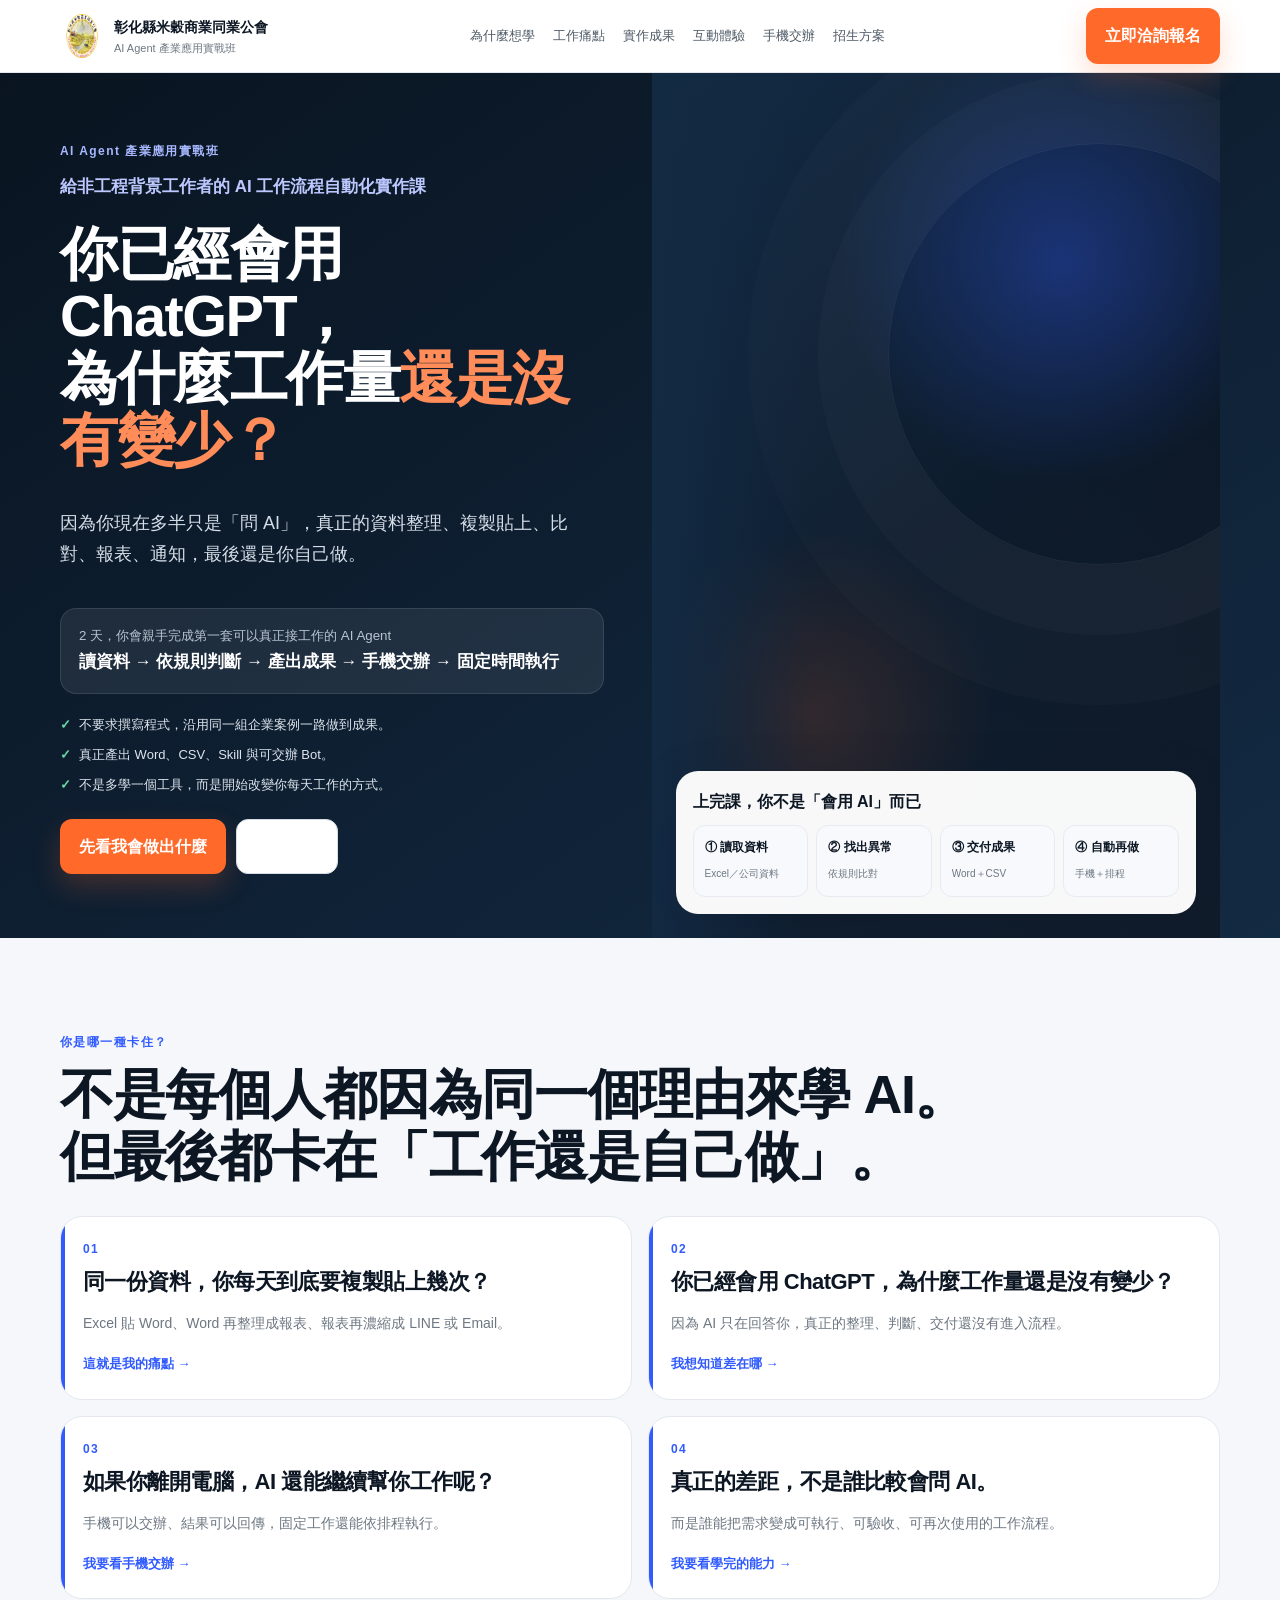
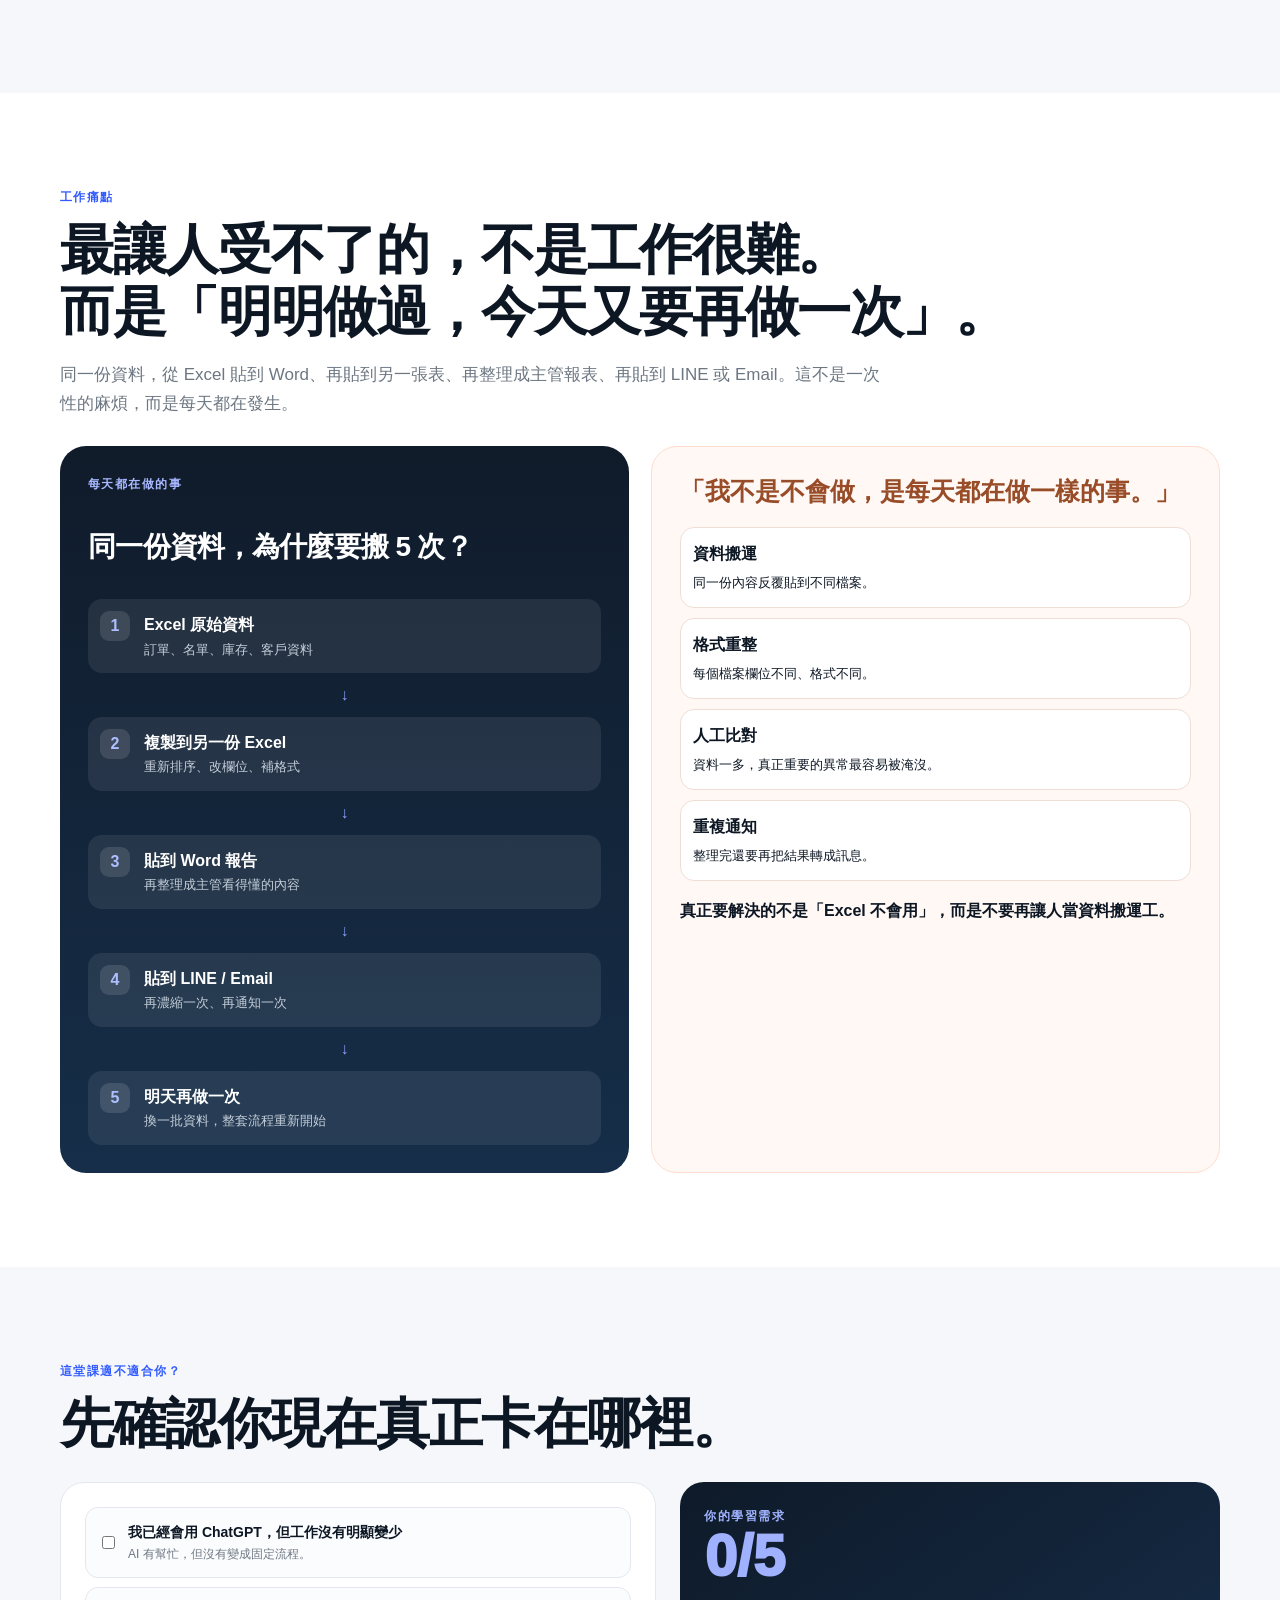
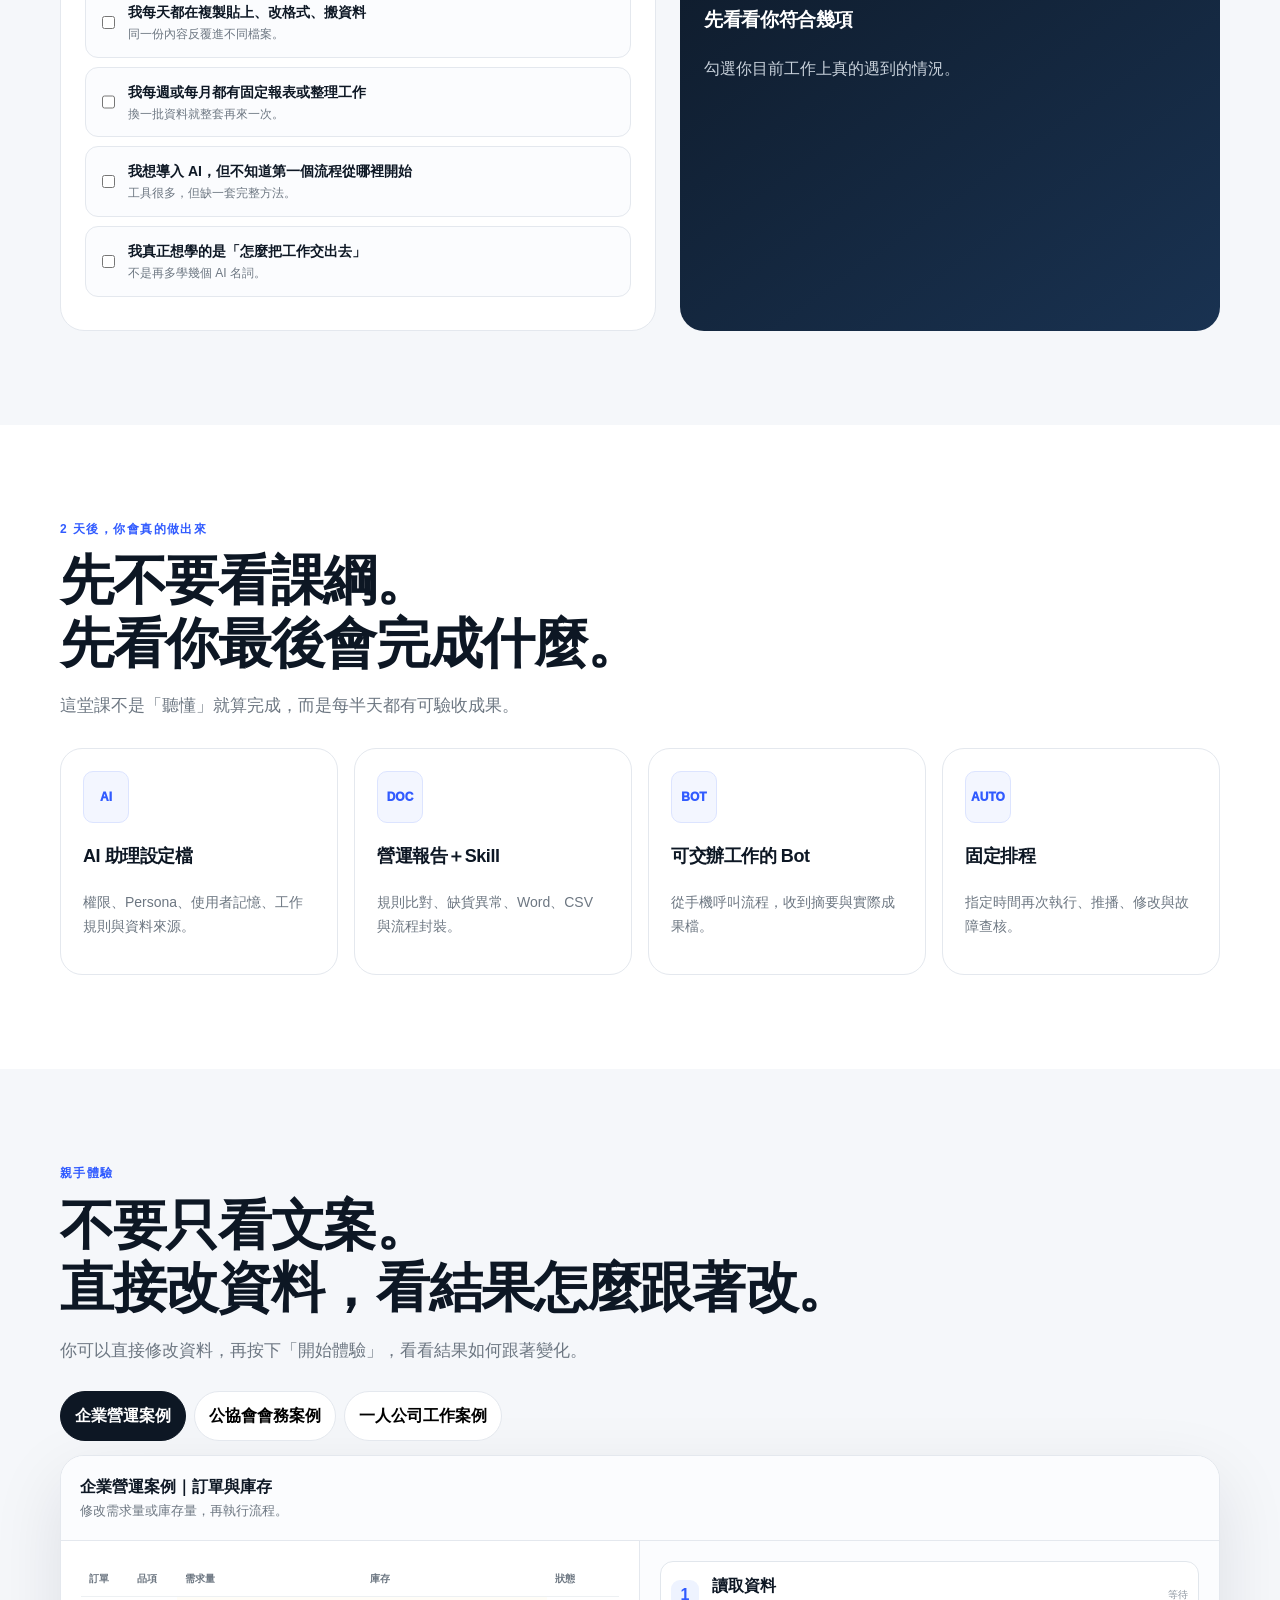
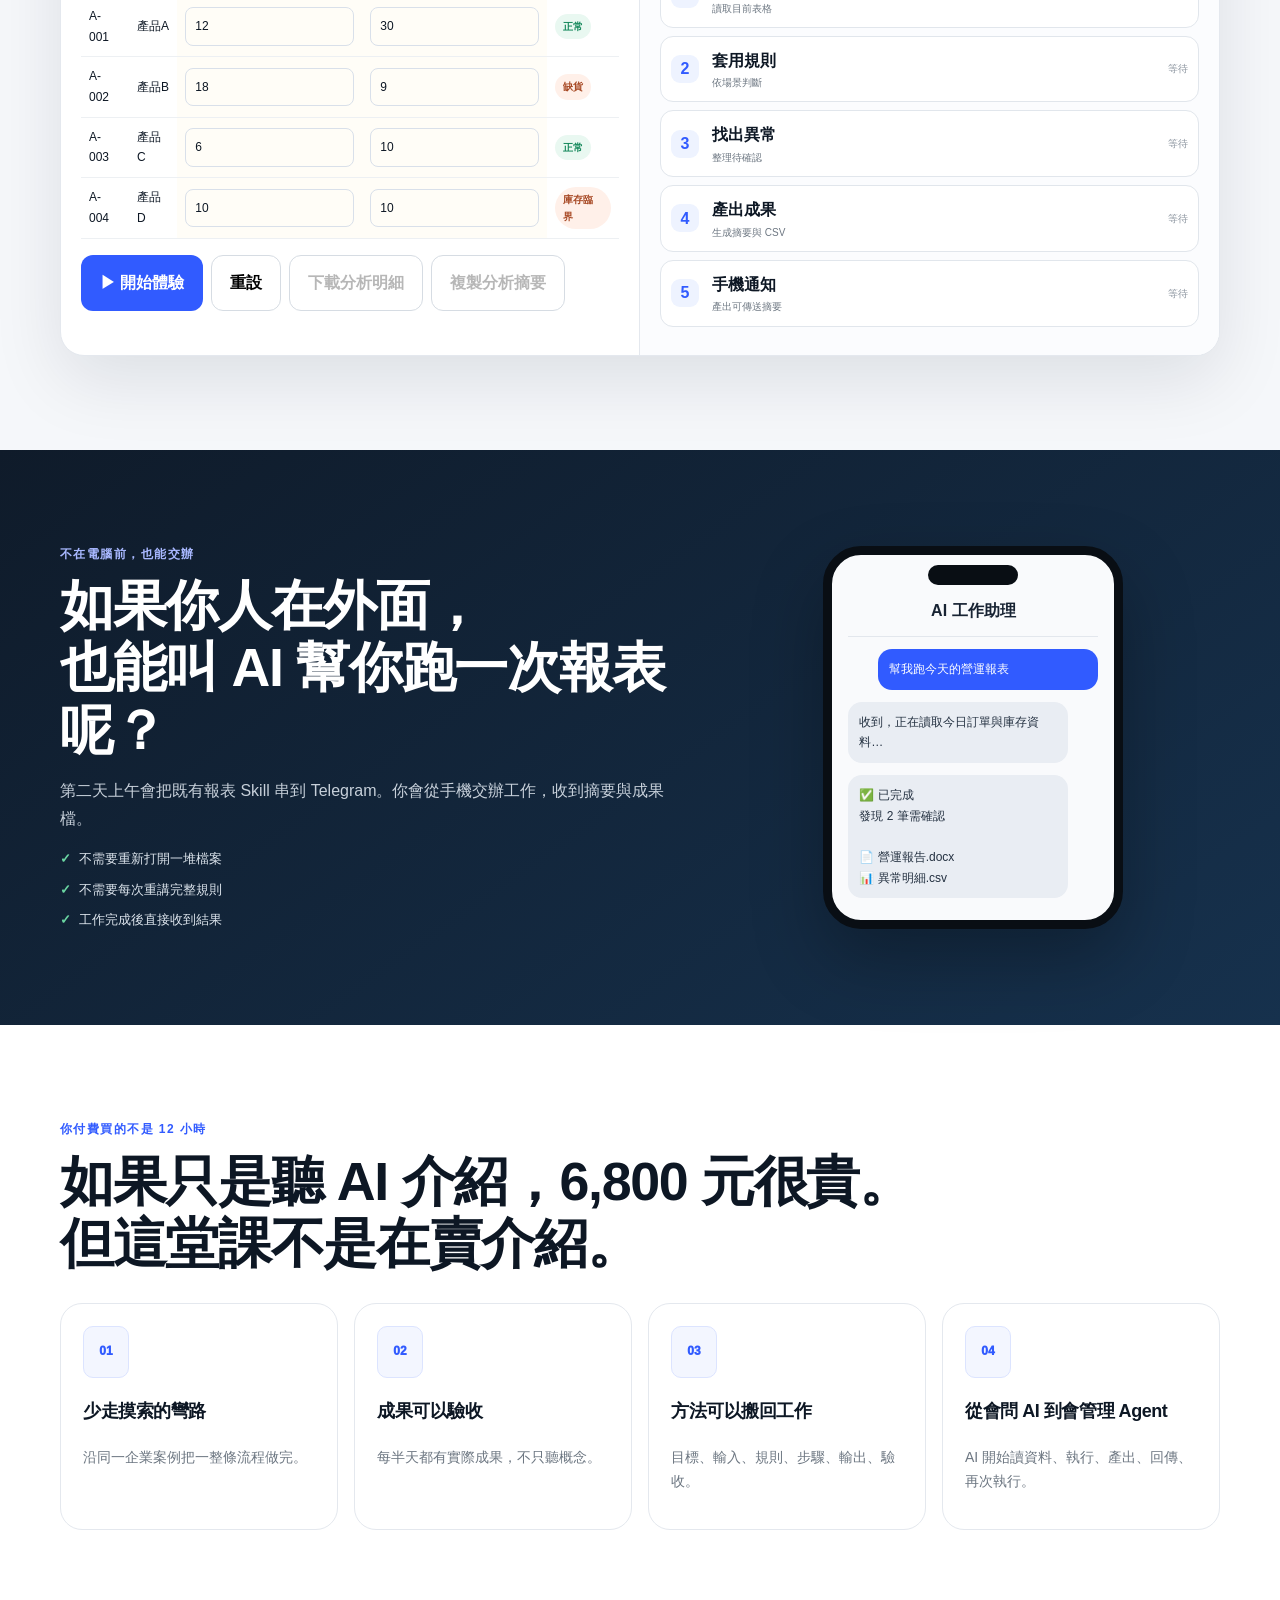
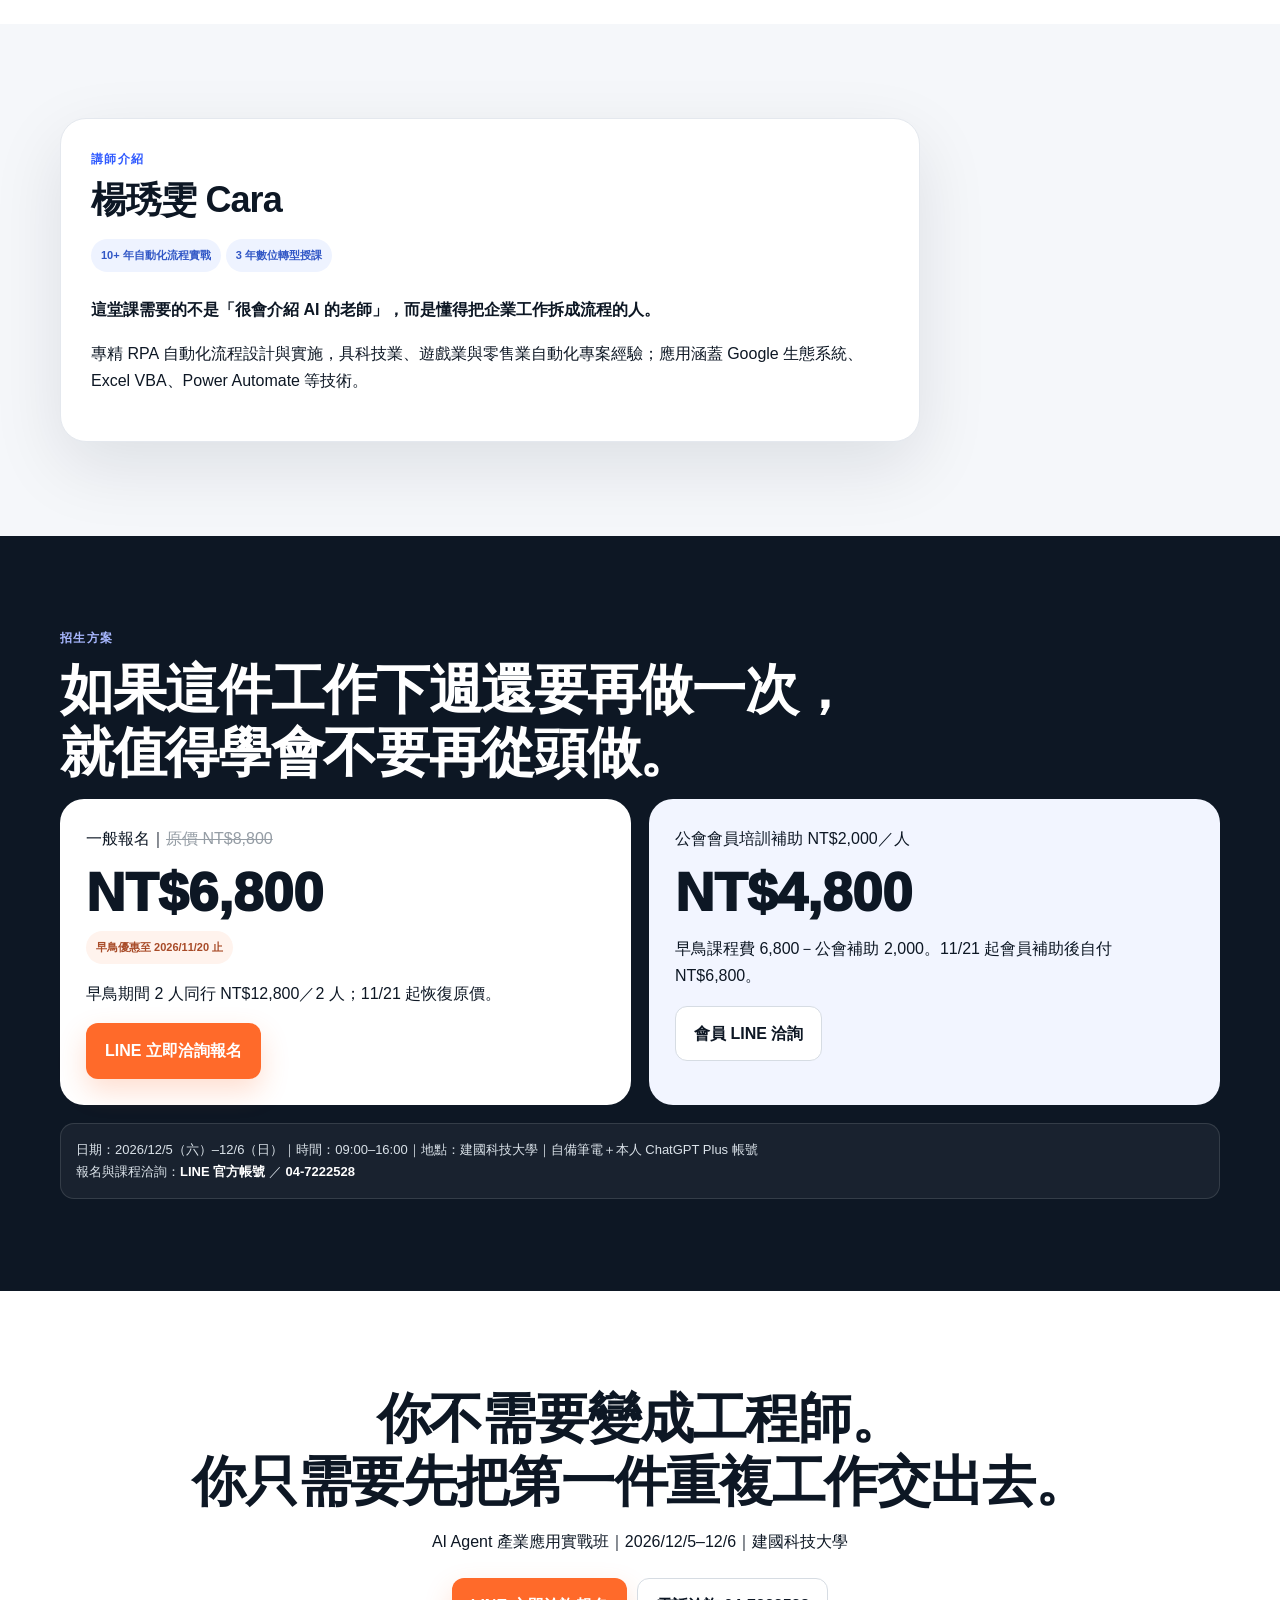
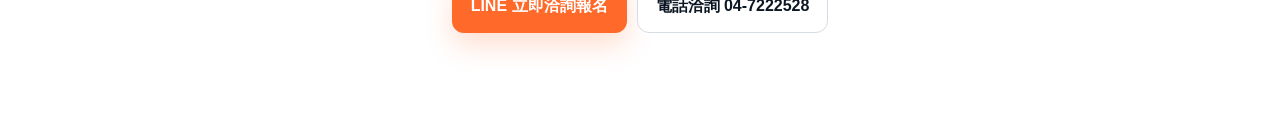
<file: ai-agent-course.html>
<!doctype html><html lang="zh-Hant-TW"><head><meta charset="utf-8"><meta name="viewport" content="width=device-width,initial-scale=1"><title>AI Agent 產業應用實戰班｜12/5–12/6 彰化｜彰化縣米穀商業同業公會</title><meta name="description" content="2 天 AI Agent 工作流程自動化實作課。從會用 ChatGPT，進階到讓 AI 讀資料、依規則判斷、產出 Word/CSV、手機交辦與固定排程。2026/12/5–12/6 建國科技大學。"><link rel="canonical" href="https://rice.net.tw/ai-agent-course.html"><meta property="og:type" content="website"><meta property="og:locale" content="zh_TW"><meta property="og:site_name" content="彰化縣米穀商業同業公會"><meta property="og:title" content="AI Agent 產業應用實戰班｜從會問 AI 到真的把工作交給 AI"><meta property="og:description" content="2 天完成第一套可讀資料、判斷、產出成果、手機交辦與固定執行的 AI 工作流程。"><meta property="og:url" content="https://rice.net.tw/ai-agent-course.html"><link rel="icon" href="/assets/images/logo-official.jpg"><link rel="stylesheet" href="/assets/css/ai-agent-course.css?v=20261027-1620"></head><body><!-- release: 2026-10-27 16:20 Asia/Taipei | early-bird deadline: 11/20 -->
<header class="nav"><div class="wrap navin"><a class="brand" href="/"><img src="/assets/images/logo-official.png" alt="彰化縣米穀商業同業公會"><div><b>彰化縣米穀商業同業公會</b><small>AI Agent 產業應用實戰班</small></div></a><nav class="menu"><a href="#hooks">為什麼想學</a><a href="#pain">工作痛點</a><a href="#experience">實作成果</a><a href="#demo">互動體驗</a><a href="#mobile">手機交辦</a><a href="#price">招生方案</a></nav><a class="btn primary" href="https://lin.ee/z6aJBy6" target="_blank" rel="noopener noreferrer">立即洽詢報名</a></div></header>
<main>
<section class="hero"><div class="wrap hero-grid"><div class="hero-copy"><div class="eyebrow">AI Agent 產業應用實戰班</div><div class="position">給非工程背景工作者的 AI 工作流程自動化實作課</div><h1>你已經會用 ChatGPT，<br>為什麼工作量<em>還是沒有變少？</em></h1><p class="lead">因為你現在多半只是「問 AI」，真正的資料整理、複製貼上、比對、報表、通知，最後還是你自己做。</p><div class="promise"><small>2 天，你會親手完成第一套可以真正接工作的 AI Agent</small><strong>讀資料 → 依規則判斷 → 產出成果 → 手機交辦 → 固定時間執行</strong></div><div class="hero-points"><div>不要求撰寫程式，沿用同一組企業案例一路做到成果。</div><div>真正產出 Word、CSV、Skill 與可交辦 Bot。</div><div>不是多學一個工具，而是開始改變你每天工作的方式。</div></div><div class="actions"><a class="btn primary" href="#experience">先看我會做出什麼</a><a class="btn secondary" href="#demo">直接體驗</a></div></div><div class="hero-media"><div class="hero-card"><b>上完課，你不是「會用 AI」而已</b><div class="flow"><div><b>① 讀取資料</b><small>Excel／公司資料</small></div><div><b>② 找出異常</b><small>依規則比對</small></div><div><b>③ 交付成果</b><small>Word＋CSV</small></div><div><b>④ 自動再做</b><small>手機＋排程</small></div></div></div></div></div></section>
<section class="section" id="hooks"><div class="wrap"><div class="eyebrow">你是哪一種卡住？</div><h2>不是每個人都因為同一個理由來學 AI。<br>但最後都卡在「工作還是自己做」。</h2><div class="hook-grid"><article class="hook"><div class="eyebrow">01</div><h3>同一份資料，你每天到底要複製貼上幾次？</h3><p>Excel 貼 Word、Word 再整理成報表、報表再濃縮成 LINE 或 Email。</p><a href="#pain">這就是我的痛點 →</a></article><article class="hook"><div class="eyebrow">02</div><h3>你已經會用 ChatGPT，為什麼工作量還是沒有變少？</h3><p>因為 AI 只在回答你，真正的整理、判斷、交付還沒有進入流程。</p><a href="#experience">我想知道差在哪 →</a></article><article class="hook"><div class="eyebrow">03</div><h3>如果你離開電腦，AI 還能繼續幫你工作呢？</h3><p>手機可以交辦、結果可以回傳，固定工作還能依排程執行。</p><a href="#mobile">我要看手機交辦 →</a></article><article class="hook"><div class="eyebrow">04</div><h3>真正的差距，不是誰比較會問 AI。</h3><p>而是誰能把需求變成可執行、可驗收、可再次使用的工作流程。</p><a href="#experience">我要看學完的能力 →</a></article></div></div></section>
<section class="section white" id="pain"><div class="wrap"><div class="eyebrow">工作痛點</div><h2>最讓人受不了的，不是工作很難。<br>而是「明明做過，今天又要再做一次」。</h2><p class="intro">同一份資料，從 Excel 貼到 Word、再貼到另一張表、再整理成主管報表、再貼到 LINE 或 Email。這不是一次性的麻煩，而是每天都在發生。</p><div class="story"><div class="story-left"><div class="eyebrow" style="color:#a8b8ff">每天都在做的事</div><h3 style="font-size:28px">同一份資料，為什麼要搬 5 次？</h3><div class="steps"><div class="step"><span>1</span><b>Excel 原始資料</b><small>訂單、名單、庫存、客戶資料</small></div><div class="arrow">↓</div><div class="step"><span>2</span><b>複製到另一份 Excel</b><small>重新排序、改欄位、補格式</small></div><div class="arrow">↓</div><div class="step"><span>3</span><b>貼到 Word 報告</b><small>再整理成主管看得懂的內容</small></div><div class="arrow">↓</div><div class="step"><span>4</span><b>貼到 LINE / Email</b><small>再濃縮一次、再通知一次</small></div><div class="arrow">↓</div><div class="step"><span>5</span><b>明天再做一次</b><small>換一批資料，整套流程重新開始</small></div></div></div><div class="story-right"><div class="quote">「我不是不會做，是每天都在做一樣的事。」</div><div class="problem-list"><div><b>資料搬運</b><br><small>同一份內容反覆貼到不同檔案。</small></div><div><b>格式重整</b><br><small>每個檔案欄位不同、格式不同。</small></div><div><b>人工比對</b><br><small>資料一多，真正重要的異常最容易被淹沒。</small></div><div><b>重複通知</b><br><small>整理完還要再把結果轉成訊息。</small></div></div><p><b>真正要解決的不是「Excel 不會用」，而是不要再讓人當資料搬運工。</b></p></div></div></div></section>
<section class="section" id="fit"><div class="wrap"><div class="eyebrow">這堂課適不適合你？</div><h2>先確認你現在真正卡在哪裡。</h2><div class="fit"><div class="fit-card"><label class="check"><input type="checkbox" class="fitcheck"><div><b>我已經會用 ChatGPT，但工作沒有明顯變少</b><span>AI 有幫忙，但沒有變成固定流程。</span></div></label><label class="check"><input type="checkbox" class="fitcheck"><div><b>我每天都在複製貼上、改格式、搬資料</b><span>同一份內容反覆進不同檔案。</span></div></label><label class="check"><input type="checkbox" class="fitcheck"><div><b>我每週或每月都有固定報表或整理工作</b><span>換一批資料就整套再來一次。</span></div></label><label class="check"><input type="checkbox" class="fitcheck"><div><b>我想導入 AI，但不知道第一個流程從哪裡開始</b><span>工具很多，但缺一套完整方法。</span></div></label><label class="check"><input type="checkbox" class="fitcheck"><div><b>我真正想學的是「怎麼把工作交出去」</b><span>不是再多學幾個 AI 名詞。</span></div></label></div><div class="scorebox"><div class="eyebrow" style="color:#a0b2ff">你的學習需求</div><div class="score" id="fitScore">0/5</div><h3 id="fitTitle">先看看你符合幾項</h3><p id="fitMessage">勾選你目前工作上真的遇到的情況。</p></div></div></div></section>
<section class="section white" id="experience"><div class="wrap"><div class="eyebrow">2 天後，你會真的做出來</div><h2>先不要看課綱。<br>先看你最後會完成什麼。</h2><p class="intro">這堂課不是「聽懂」就算完成，而是每半天都有可驗收成果。</p><div class="outcome-grid"><article class="outcome"><div class="file">AI</div><h3>AI 助理設定檔</h3><p>權限、Persona、使用者記憶、工作規則與資料來源。</p></article><article class="outcome"><div class="file">DOC</div><h3>營運報告＋Skill</h3><p>規則比對、缺貨異常、Word、CSV 與流程封裝。</p></article><article class="outcome"><div class="file">BOT</div><h3>可交辦工作的 Bot</h3><p>從手機呼叫流程，收到摘要與實際成果檔。</p></article><article class="outcome"><div class="file">AUTO</div><h3>固定排程</h3><p>指定時間再次執行、推播、修改與故障查核。</p></article></div></div></section>
<section class="section" id="demo"><div class="wrap"><div class="eyebrow">親手體驗</div><h2>不要只看文案。<br>直接改資料，看結果怎麼跟著改。</h2><p class="intro">你可以直接修改資料，再按下「開始體驗」，看看結果如何跟著變化。</p><div class="demo-tabs"><button class="demo-tab active" data-demo="orders">企業營運案例</button><button class="demo-tab" data-demo="association">公協會會務案例</button><button class="demo-tab" data-demo="solo">一人公司工作案例</button></div><div class="demo"><div class="demo-head"><b id="demoTitle"></b><small id="demoSubtitle"></small></div><div class="demo-grid"><div class="demo-data"><table><thead id="demoHead"></thead><tbody id="demoBody"></tbody></table><div class="demo-controls"><button class="btn blue" id="runDemo">▶ 開始體驗</button><button class="btn secondary" id="resetDemo">重設</button><button class="btn secondary" id="downloadCsv" disabled>下載分析明細</button><button class="btn secondary" id="copySummary" disabled>複製分析摘要</button></div></div><div class="demo-flow"><div id="pipeline"></div><div class="result" id="resultBox"><b>分析完成</b><small id="resultText"></small></div><div class="phone-result" id="phoneBox"></div></div></div></div></div></section>
<section class="section mobile-story" id="mobile"><div class="wrap"><div class="mobile-layout"><div><div class="eyebrow" style="color:#a8b8ff">不在電腦前，也能交辦</div><h2>如果你人在外面，<br>也能叫 AI 幫你跑一次報表呢？</h2><p>第二天上午會把既有報表 Skill 串到 Telegram。你會從手機交辦工作，收到摘要與成果檔。</p><div class="hero-points"><div>不需要重新打開一堆檔案</div><div>不需要每次重講完整規則</div><div>工作完成後直接收到結果</div></div></div><div class="phone"><div class="phone-head">AI 工作助理</div><div class="bubble me">幫我跑今天的營運報表</div><div class="bubble ai">收到，正在讀取今日訂單與庫存資料…</div><div class="bubble ai">✅ 已完成<br>發現 2 筆需確認<br><br>📄 營運報告.docx<br>📊 異常明細.csv</div></div></div></div></section>
<section class="section white" id="value"><div class="wrap"><div class="eyebrow">你付費買的不是 12 小時</div><h2>如果只是聽 AI 介紹，6,800 元很貴。<br>但這堂課不是在賣介紹。</h2><div class="value-grid"><article class="value"><div class="file">01</div><h3>少走摸索的彎路</h3><p>沿同一企業案例把一整條流程做完。</p></article><article class="value"><div class="file">02</div><h3>成果可以驗收</h3><p>每半天都有實際成果，不只聽概念。</p></article><article class="value"><div class="file">03</div><h3>方法可以搬回工作</h3><p>目標、輸入、規則、步驟、輸出、驗收。</p></article><article class="value"><div class="file">04</div><h3>從會問 AI 到會管理 Agent</h3><p>AI 開始讀資料、執行、產出、回傳、再次執行。</p></article></div></div></section>
<section class="section" id="teacher"><div class="wrap teacher"><div class="teacher-content"><div class="eyebrow">講師介紹</div><h3>楊琇雯 Cara</h3><span class="pill">10+ 年自動化流程實戰</span><span class="pill">3 年數位轉型授課</span><p><b>這堂課需要的不是「很會介紹 AI 的老師」，而是懂得把企業工作拆成流程的人。</b></p><p>專精 RPA 自動化流程設計與實施，具科技業、遊戲業與零售業自動化專案經驗；應用涵蓋 Google 生態系統、Excel VBA、Power Automate 等技術。</p></div></div></section>
<section class="priceband" id="price"><div class="wrap"><div class="eyebrow" style="color:#a8b8ff">招生方案</div><h2>如果這件工作下週還要再做一次，<br>就值得學會不要再從頭做。</h2><div class="pricegrid"><div class="pricecard"><div>一般報名｜<span class="old">原價 NT$8,800</span></div><div class="price">NT$6,800</div><span class="deadline">早鳥優惠至 2026/11/20 止</span><p>早鳥期間 2 人同行 NT$12,800／2 人；11/21 起恢復原價。</p><a class="btn primary" href="https://lin.ee/z6aJBy6" target="_blank" rel="noopener noreferrer">LINE 立即洽詢報名</a></div><div class="pricecard member"><div>公會會員培訓補助 NT$2,000／人</div><div class="price">NT$4,800</div><p>早鳥課程費 6,800－公會補助 2,000。11/21 起會員補助後自付 NT$6,800。</p><a class="btn secondary" href="https://lin.ee/z6aJBy6" target="_blank" rel="noopener noreferrer">會員 LINE 洽詢</a></div></div><div class="contactline">日期：2026/12/5（六）–12/6（日）｜時間：09:00–16:00｜地點：建國科技大學｜自備筆電＋本人 ChatGPT Plus 帳號<br>報名與課程洽詢：<a href="https://lin.ee/z6aJBy6" target="_blank" rel="noopener noreferrer" style="color:#fff;font-weight:900">LINE 官方帳號</a> ／ <a href="tel:047222528" style="color:#fff;font-weight:900">04-7222528</a></div></div></section>
<section class="final"><div class="wrap"><h2>你不需要變成工程師。<br>你只需要先把第一件重複工作交出去。</h2><p>AI Agent 產業應用實戰班｜2026/12/5–12/6｜建國科技大學</p><div class="actions" style="justify-content:center"><a class="btn primary" href="https://lin.ee/z6aJBy6" target="_blank" rel="noopener noreferrer">LINE 立即洽詢報名</a><a class="btn secondary" href="tel:047222528">電話洽詢 04-7222528</a></div></div></section></main><div class="mobilebar"><strong>早鳥 NT$6,800｜11/20 止</strong><a class="btn primary" href="https://lin.ee/z6aJBy6" target="_blank" rel="noopener noreferrer">立即洽詢</a></div><script src="/assets/js/ai-agent-course.js?v=20261027-1620"></script></body></html>
</file>
<file: assets/css/ai-agent-course.css>
:root{--navy:#0d1724;--navy2:#16273b;--blue:#315bff;--orange:#ff6a2a;--green:#1b9b69;--bg:#f5f7fa;--paper:#fff;--soft:#eef3ff;--muted:#6d7782;--line:#e4e8ee;--shadow:0 24px 70px rgba(13,23,36,.10)}
*{box-sizing:border-box}html{scroll-behavior:smooth}body{margin:0;background:var(--bg);color:var(--navy);font-family:"Noto Sans TC","PingFang TC","Microsoft JhengHei",sans-serif;line-height:1.72}a{text-decoration:none;color:inherit}button,input{font:inherit}.wrap{width:min(1160px,92vw);margin:auto}.section{padding:94px 0}.white{background:#fff}.eyebrow{font-size:12px;font-weight:900;letter-spacing:.12em;color:var(--blue)}h1,h2,h3{letter-spacing:-.025em}h2{font-size:clamp(34px,4.2vw,54px);line-height:1.16;margin:10px 0 16px}.intro{max-width:820px;color:var(--muted);font-size:17px}.btn{display:inline-flex;align-items:center;justify-content:center;padding:13px 18px;border-radius:12px;border:1px solid transparent;font-weight:900;cursor:pointer}.primary{background:var(--orange);color:#fff;box-shadow:0 12px 28px rgba(255,106,42,.22)}.secondary{background:#fff;border-color:#d6dce3}.blue{background:var(--blue);color:#fff}.nav{position:sticky;top:0;z-index:100;background:rgba(255,255,255,.95);backdrop-filter:blur(16px);border-bottom:1px solid var(--line)}.navin{height:72px;display:flex;align-items:center;justify-content:space-between;gap:18px}.brand{display:flex;align-items:center;gap:10px}.brand img{width:44px;height:44px;object-fit:contain}.brand b{display:block;font-size:14px}.brand small{display:block;color:var(--muted);font-size:11px}.menu{display:flex;gap:18px;font-size:13px;color:#4f5b67}
.hero{background:linear-gradient(145deg,#091420,#132a43);color:#fff;overflow:hidden}.hero-grid{display:grid;grid-template-columns:1.02fr .98fr;min-height:690px}.hero-copy{padding:68px 48px 64px 0;display:flex;flex-direction:column;justify-content:center}.hero .eyebrow{color:#a8b8ff}.position{font-size:17px;color:#bdc8ff;font-weight:900;margin:10px 0 22px}.hero h1{font-size:clamp(42px,4.5vw,60px);line-height:1.08;margin:0 0 18px}.hero h1 em{font-style:normal;color:#ff8c59}.hero .lead{font-size:18px;color:#d6dfe8}.promise{margin:20px 0;padding:16px 18px;border-radius:16px;background:rgba(255,255,255,.08);border:1px solid rgba(255,255,255,.1)}.promise small{display:block;color:#b8c5d1}.promise strong{display:block;font-size:17px}.hero-points{display:grid;gap:8px}.hero-points div{display:flex;gap:8px;font-size:13px;color:#dde5ed}.hero-points div:before{content:"✓";color:#6bd7a3;font-weight:900}.actions{display:flex;gap:10px;flex-wrap:wrap;margin-top:22px}.hero-media{position:relative;min-height:690px;background:radial-gradient(circle at 72% 22%,rgba(49,91,255,.36),transparent 28%),radial-gradient(circle at 28% 74%,rgba(255,106,42,.18),transparent 24%),linear-gradient(145deg,#132a43 0%,#0c1928 55%,#111c2b 100%);overflow:hidden}.hero-media:before{content:"";position:absolute;width:420px;height:420px;border:1px solid rgba(255,255,255,.08);border-radius:50%;right:-90px;top:70px;box-shadow:0 0 0 70px rgba(255,255,255,.025),0 0 0 140px rgba(255,255,255,.018)}.hero-media:after{content:"";position:absolute;inset:0;background:linear-gradient(90deg,#132a43 0%,rgba(19,42,67,.20) 28%,rgba(19,42,67,0))}.hero-card{position:absolute;z-index:2;left:24px;right:24px;bottom:24px;background:rgba(255,255,255,.97);color:var(--navy);border-radius:22px;padding:17px;box-shadow:var(--shadow)}.flow{display:grid;grid-template-columns:repeat(4,1fr);gap:8px;margin-top:10px}.flow div{background:#f7f9fc;border:1px solid #e7ebf1;border-radius:12px;padding:11px}.flow b{display:block;font-size:12px}.flow small{font-size:10px;color:var(--muted)}
.hook-grid,.pain-grid,.value-grid,.outcome-grid{display:grid;grid-template-columns:repeat(2,1fr);gap:16px;margin-top:28px}.hook,.pain,.value,.outcome{background:#fff;border:1px solid var(--line);border-radius:22px;padding:22px}.hook{position:relative;overflow:hidden}.hook:before{content:"";position:absolute;left:0;top:0;bottom:0;width:4px;background:var(--blue)}.hook h3,.pain h3{font-size:22px;line-height:1.35;margin:8px 0}.hook p,.pain p,.value p,.outcome p{color:var(--muted);font-size:14px}.hook a{color:var(--blue);font-weight:900;font-size:13px}
.story{display:grid;grid-template-columns:1fr 1fr;gap:22px;margin-top:28px}.story-left{background:linear-gradient(180deg,#101b2a,#162e49);color:#fff;border-radius:26px;padding:28px}.story-right{background:#fff8f4;border:1px solid #ffddcd;border-radius:26px;padding:28px}.steps{display:grid;gap:8px}.step{display:grid;grid-template-columns:34px 1fr;column-gap:10px;background:rgba(255,255,255,.08);border-radius:14px;padding:12px}.step span{grid-row:1/3;width:30px;height:30px;border-radius:9px;background:rgba(255,255,255,.12);display:grid;place-items:center;color:#aebfff;font-weight:900}.step small{color:#c5cfda}.arrow{text-align:center;color:#8ca1ff;font-weight:900}.quote{font-size:25px;font-weight:950;color:#984c27;line-height:1.35}.problem-list{display:grid;gap:10px;margin-top:18px}.problem-list div{background:#fff;border:1px solid #efded5;border-radius:14px;padding:12px}
.fit{display:grid;grid-template-columns:1.05fr .95fr;gap:24px;margin-top:28px}.fit-card,.scorebox{border-radius:24px;padding:24px}.fit-card{background:#fff;border:1px solid var(--line)}.check{display:flex;gap:10px;padding:12px;border:1px solid var(--line);border-radius:13px;background:#fbfcfe;margin-bottom:9px}.check b{display:block;font-size:14px}.check span{display:block;color:var(--muted);font-size:12px}.scorebox{background:linear-gradient(145deg,#0e1a29,#193251);color:#fff}.score{font-size:58px;font-weight:950;color:#a0b2ff;line-height:1}.scorebox p{color:#c7d0da}
.demo-tabs{display:flex;gap:8px;flex-wrap:wrap;margin:26px 0 14px}.demo-tab{border:1px solid var(--line);background:#fff;border-radius:999px;padding:10px 14px;font-weight:850;cursor:pointer}.demo-tab.active{background:var(--navy);color:#fff;border-color:var(--navy)}.demo{background:#fff;border:1px solid var(--line);border-radius:24px;overflow:hidden;box-shadow:var(--shadow)}.demo-head{padding:17px 19px;background:#fbfcfe;border-bottom:1px solid var(--line)}.demo-head small{display:block;color:var(--muted)}.demo-grid{display:grid;grid-template-columns:1fr 1fr}.demo-data{padding:20px;border-right:1px solid var(--line)}.demo-flow{padding:20px;background:#fbfcfe}table{width:100%;border-collapse:collapse;font-size:12px}th,td{padding:9px 8px;border-bottom:1px solid #edf0f3;text-align:left}th{font-size:10px;color:var(--muted)}td[contenteditable=true]{background:#fffdf7;outline:none}.status{display:inline-flex;border-radius:999px;padding:4px 8px;font-size:10px;font-weight:900}.ok{background:#e9f8f1;color:#16895c}.warn{background:#fff0e9;color:#a84a26}.demo-controls{display:flex;gap:8px;flex-wrap:wrap;margin-top:16px}.pipe{display:grid;grid-template-columns:32px 1fr auto;gap:9px;align-items:center;border:1px solid #e1e6ec;border-radius:13px;background:#fff;padding:10px;margin-bottom:8px}.pipe .n{width:28px;height:28px;border-radius:9px;background:var(--soft);color:var(--blue);display:grid;place-items:center;font-weight:900}.pipe small{display:block;color:var(--muted);font-size:10px}.state{font-size:10px;color:#8d96a0}.pipe.done{border-color:#b9e5d0;background:#f7fffb}.pipe.done .state{color:var(--green);font-weight:900}.result,.phone-result{display:none;margin-top:12px;border-radius:14px;padding:14px}.result{background:var(--navy);color:#fff}.result.show,.phone-result.show{display:block}.result small{display:block;color:#c7d0da}.phone-result{background:#eaf0ff;color:#29489f}
.mobile-story{background:linear-gradient(145deg,#0f1b2a,#16314d);color:#fff}.mobile-layout{display:grid;grid-template-columns:1fr .8fr;gap:50px;align-items:center}.mobile-story h2{color:#fff}.mobile-story p{color:#c7d0da}.phone{width:300px;margin:auto;background:#f9fafc;border:9px solid #090e14;border-radius:38px;padding:42px 16px 22px;position:relative;box-shadow:0 30px 70px rgba(0,0,0,.28)}.phone:before{content:"";position:absolute;top:10px;left:50%;transform:translateX(-50%);width:90px;height:20px;background:#090e14;border-radius:999px}.phone-head{color:#182333;font-weight:900;text-align:center;padding-bottom:12px;border-bottom:1px solid #e3e7ed}.bubble{max-width:88%;padding:10px 11px;border-radius:14px;margin-top:12px;font-size:12px}.me{margin-left:auto;background:#315bff;color:#fff}.ai{background:#e9edf3;color:#243141}
.outcome-grid,.value-grid{grid-template-columns:repeat(4,1fr)}.outcome h3,.value h3{font-size:18px}.file{width:46px;height:52px;border:1px solid #dce4ff;border-radius:10px;background:#f3f6ff;color:var(--blue);display:grid;place-items:center;font-weight:950;font-size:12px}.teacher{display:block}.teacher-content{max-width:860px;background:#fff;border:1px solid var(--line);border-radius:26px;padding:30px;box-shadow:var(--shadow)}.teacher h3{font-size:36px;margin:0}.pill{display:inline-block;background:var(--soft);color:#3157c6;border-radius:999px;padding:7px 10px;font-size:11px;font-weight:900;margin:8px 5px 8px 0}
.priceband{background:var(--navy);color:#fff;padding:92px 0}.priceband h2{color:#fff}.pricegrid{display:grid;grid-template-columns:1fr 1fr;gap:18px}.pricecard{background:#fff;color:var(--navy);border-radius:24px;padding:26px}.pricecard.member{background:#f2f5ff}.old{text-decoration:line-through;color:#959da5}.price{font-size:54px;font-weight:950;line-height:1;margin:12px 0}.deadline{display:inline-flex;background:#fff3ed;color:#a84b28;border-radius:999px;padding:7px 10px;font-size:11px;font-weight:900}.contactline{margin-top:18px;padding:15px;border:1px solid rgba(255,255,255,.12);border-radius:14px;background:rgba(255,255,255,.05);font-size:13px;color:#dae2e9}.final{padding:86px 0;text-align:center;background:#fff}.mobilebar{display:none;position:fixed;left:50%;bottom:14px;transform:translateX(-50%);z-index:120;width:min(94vw,640px);background:rgba(13,23,36,.97);color:#fff;border-radius:16px;padding:9px 10px;box-shadow:0 18px 45px rgba(0,0,0,.28);align-items:center;justify-content:space-between}
@media(max-width:980px){.menu{display:none}.hero-grid,.story,.fit,.demo-grid,.mobile-layout,.teacher,.pricegrid{grid-template-columns:1fr}.hero-copy{padding:54px 0 34px}.hero-media{min-height:520px}.hook-grid,.pain-grid,.outcome-grid,.value-grid{grid-template-columns:1fr 1fr}.demo-data{border-right:0;border-bottom:1px solid var(--line)}.mobilebar{display:flex}}
@media(max-width:640px){.section{padding:66px 0}.navin{height:64px}.brand b{font-size:12px}.brand small{display:none}.navin>.btn{display:none}.hero h1{font-size:36px}.hero .lead{font-size:16px}.actions{display:grid}.actions .btn{width:100%}.hero-media{min-height:470px}.hero-card{left:12px;right:12px;bottom:12px}.flow{grid-template-columns:1fr 1fr}.hook-grid,.pain-grid,.outcome-grid,.value-grid{grid-template-columns:1fr}.demo-tabs{display:grid}.demo-controls{display:grid;grid-template-columns:1fr 1fr}.phone{width:270px}.price{font-size:46px}.final{padding-bottom:112px}}
.demo-input{width:100%;min-width:70px;border:1px solid #d9e0ea;background:#fffdf7;border-radius:8px;padding:8px 9px;color:var(--navy);font:inherit}
.demo-input:focus{outline:2px solid rgba(49,91,255,.22);border-color:var(--blue)}
.editable-cell{background:#fffdf7}
@media(max-width:640px){
  .demo{overflow:visible}
  .demo-data{overflow-x:auto;-webkit-overflow-scrolling:touch}
  table{min-width:560px}
  .demo-input{font-size:16px}
  .mobilebar{bottom:max(10px,env(safe-area-inset-bottom));width:calc(100vw - 20px)}
  body{padding-bottom:84px}
}
</file>
